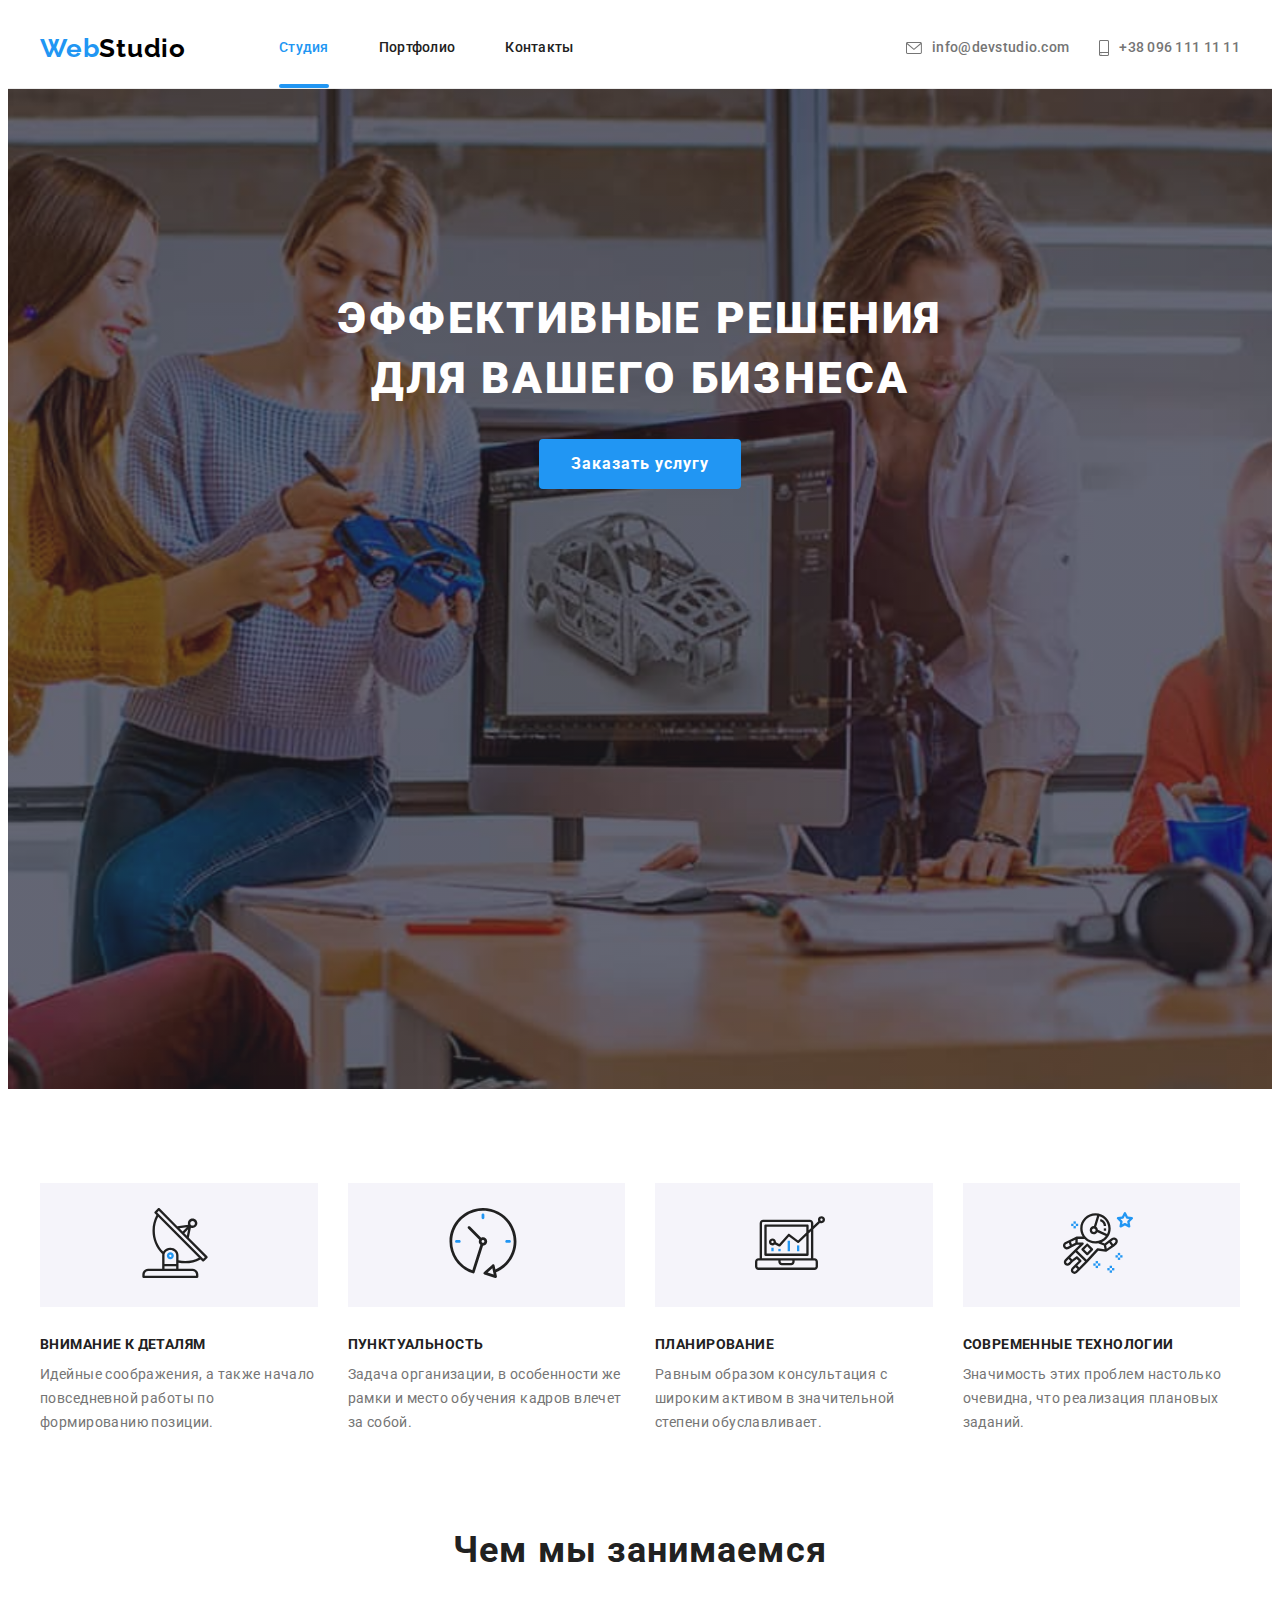
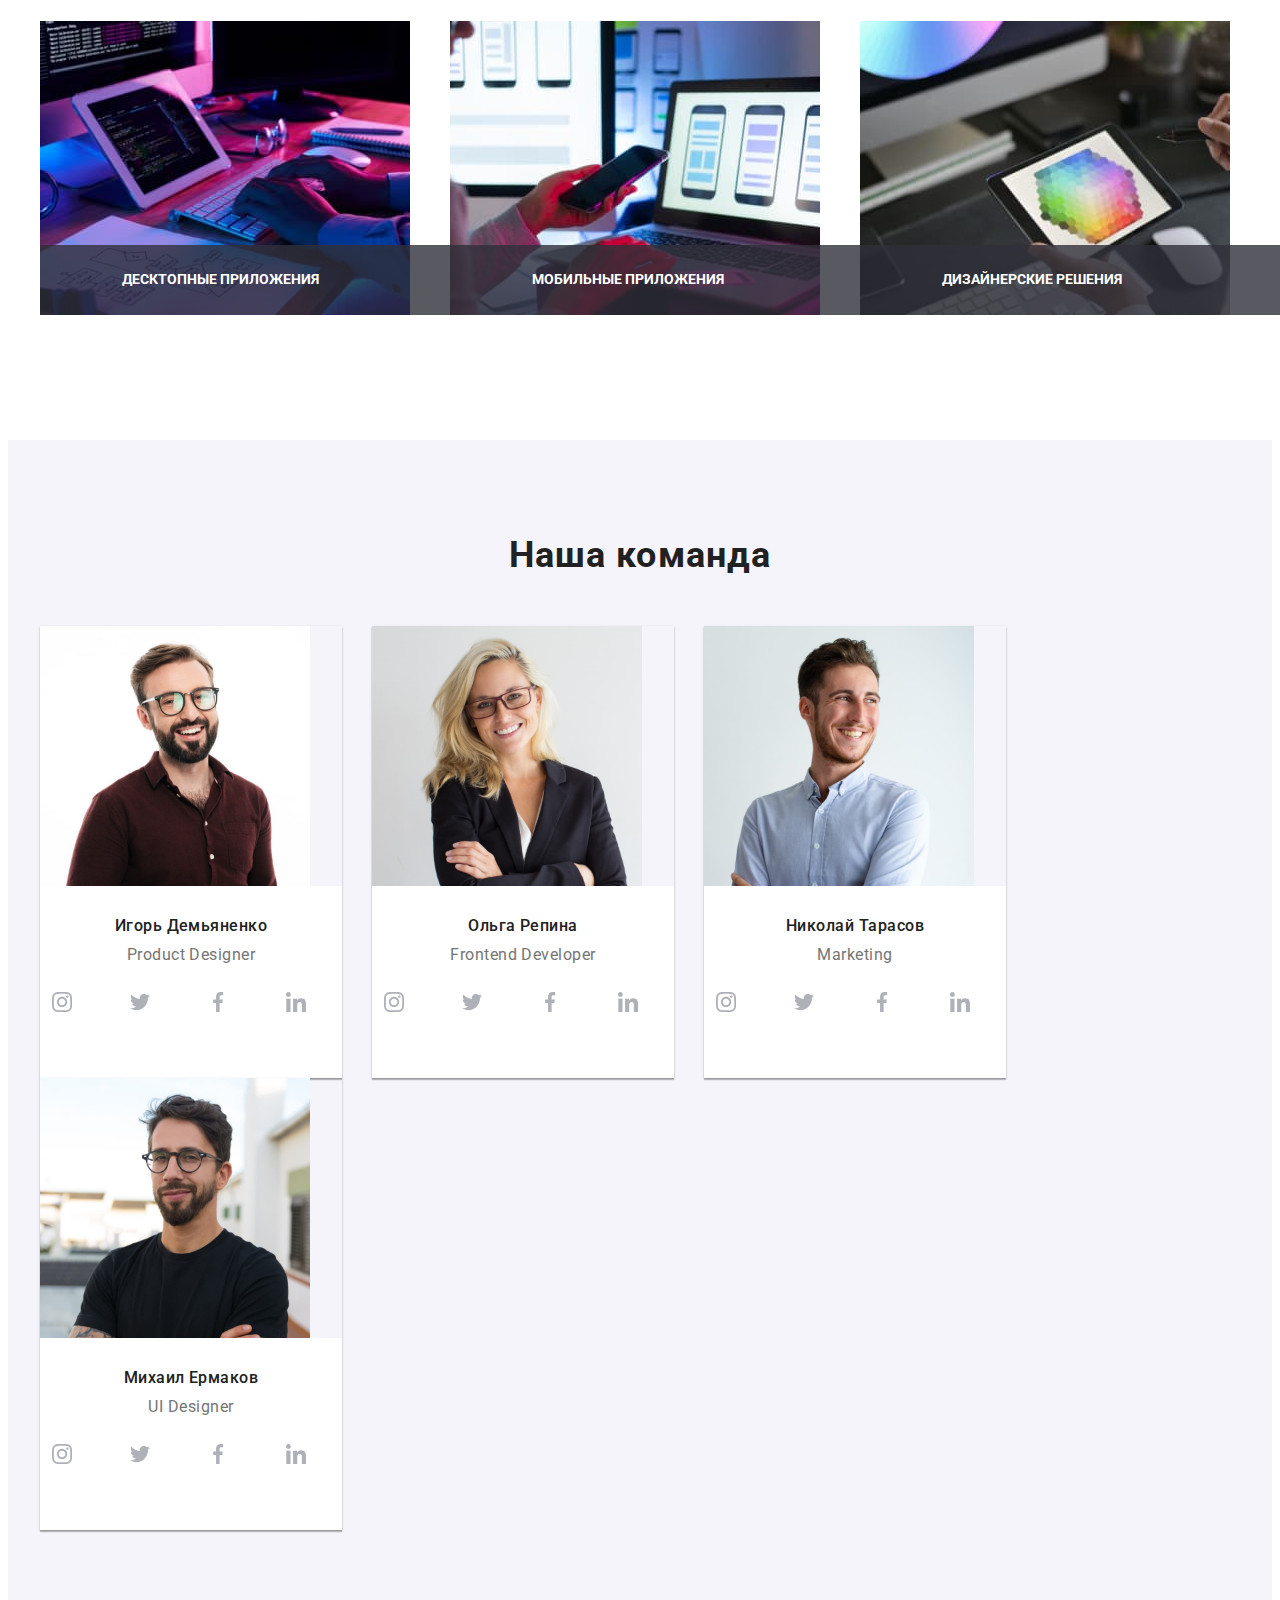
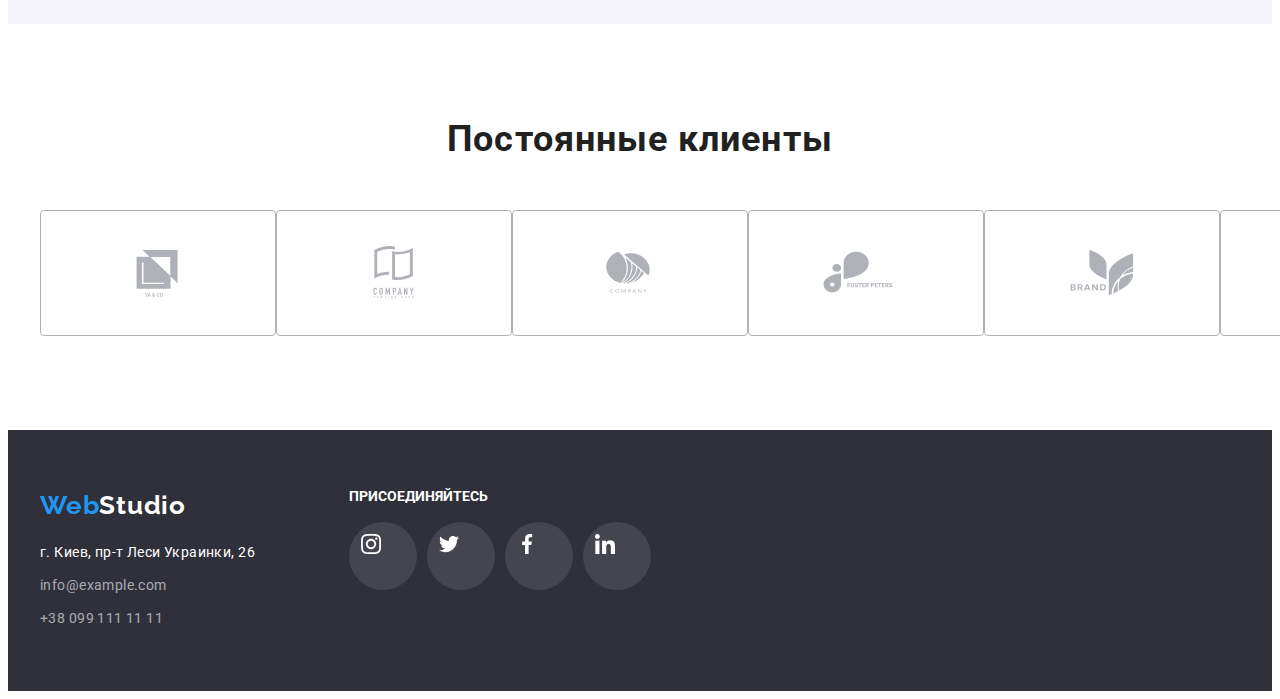
<file: index.html>
<!DOCTYPE html>
    <html lang="ru">
    <head>
        <meta charset="UTF-8">
        <meta http-equiv="X-UA-Compatible" content="IE=edge">
        <meta name="viewport" content="width=device-width, initial-scale=1.0">
        <title>WebStudio</title>
        <link rel="preconnect" href="https://fonts.gstatic.com">
        <link href="https://fonts.googleapis.com/css2?family=Raleway:wght@700&family=Roboto:wght@400;500;700;900&display=swap" rel="stylesheet">
        <link rel="stylesheet" href="https://cdnjs.cloudflare.com/ajax/libs/modern-normalize/0.2.0/modern-normalize.min.css" integrity="sha512-sqIVMkf5f8XGYI/UZYGs7wODxlUeoj9JknataPfUwtvrSKWMHrMXGZ7Evb6nabFYJQG15vFFyALe6r0nWCD1Ug==" crossorigin="anonymous" referrerpolicy="no-referrer" />
        <link rel="stylesheet" href="./css/styles.css">
        </head>
    <body>
        <!-- header -->
        <header class="header">
           <div class="container header-container">
            <nav class="nav">
                <a class="log-web link" lang="en" href="./">Web<span class="log-studio">Studio</span></a>
                <ul class="header-nav">
                    <li class="list header-nav-margin"><a class="link header-nav-list header-nav-active" href="./index.html">Студия</a></li>
                    <li class="list header-nav-margin"><a class="link header-nav-list header-nav-border" href="./portfolio.html">Портфолио</a></li>
                    <li class="list header-nav-margin"><a class="link header-nav-list header-nav-border" href="">Контакты</a></li>
                </ul>
                </nav>
            <ul class="header-adress">
                <li class="list header-adress-list">
                    <a class="link header-adress-link" lang="en" href="mailto:info@devstudio.com">
                        <svg class="mail-footer">
                            <use class="icon-mail-footer" href="./images/svg/symbol-defs.svg#icon-mail">
                            </use>
                        </svg>
                        info@devstudio.com</a>
                    </li>

                <li class="list header-adress-list">
                    <a class="link header-adress-link" href="tel:+380961111111">
                        <svg class="tel-footer">
                            <use class="icon-tel-footer" href="./images/svg/symbol-defs.svg#icon-smartphone">
                            </use>
                        </svg>
                        +38 096 111 11 11</a>
                    </li>
            </ul>
            </div>
        </header>
        <main>
        <!-- hero -->
        <section class="hero">
            <h1 class="hero-name">Эффективные решения<br>для вашего бизнеса</h1>
            <button class="hero-button" type="button">Заказать услугу</button>
        </section>
        <!-- adout us -->
        <section class="section about-us">
           <div class="container"> 
            <ul class="about-us-list">
                <li class="list">
                   <div class="bacground-about-us"> 
                        <svg class="about-us-antenna">
                            <use class="icon-antenna" href="./images/svg/symbol-defs.svg#icon-antenna">
                            </use>
                        </svg>
                    </div>
                    <h3 class="about-us-title">Внимание к деталям</h3>
                    <P>Идейные соображения, а также начало повседневной работы по формированию позиции.</P>                    
                </li>

                <li class="list">
                    <div class="bacground-about-us"> 
                        <svg class="about-us-antenna">
                            <use class="icon-antenna" href="./images/svg/symbol-defs.svg#icon-clock">
                            </use>
                        </svg>
                    </div>
                    <h3 class="about-us-title">Пунктуальность</h3>
                    <p>Задача организации, в особенности же рамки и место обучения кадров влечет за собой.</p>
                </li>

                <li class="list">
                    <div class="bacground-about-us"> 
                        <svg class="about-us-antenna">
                            <use class="icon-antenna" href="./images/svg/symbol-defs.svg#icon-diagram">
                            </use>
                        </svg>
                    </div>
                    <h3 class="about-us-title">Планирование</h3>
                    <p>Равным образом консультация с широким активом в значительной степени обуславливает.</p>
                </li>

                <li class="list">
                    <div class="bacground-about-us"> 
                        <svg class="about-us-antenna">
                            <use class="icon-antenna" href="./images/svg/symbol-defs.svg#icon-astronaut">
                            </use>
                        </svg>
                    </div>
                    <h3 class="about-us-title">Современные технологии</h3>
                    <p>Значимость этих проблем настолько очевидна, что реализация плановых заданий.</p>
                </li>
            </ul>
        </div>
        </section>
        <!-- our occupation -->
        <section class="section our-occupation">
            <div class="container">
            <h2 class="our-occupation-title">Чем мы занимаемся</h2>
            <ul class="our-ocupation-list">
                <li class="list our-occupation-card">
                    <article>
                    <img src="./images/zanyatiya/box1.jpg"
                    alt="Руки человека печатающие на клавиатуре за компьютерным столом"
                    width="370"
                    height="294">
                    <h3 class="our-ocupation-description">Десктопные приложения</h3>
                    </article>
                </li>

                <li class="list our-occupation-card">
                    <article>
                    <img src="./images/zanyatiya/box2.jpg"
                    alt="Руки человека держащие телефон, сидящий за компьютерным столом с ноутбуком"
                    width="370"
                    height="294">
                    </article>
                    <h3 class="our-ocupation-description">Мобильные приложения</h3>
                </li>

                <li class="list our-occupation-card">
                    <article>
                    <img src="./images/zanyatiya/box3.jpg"
                    alt="Человеческая рука держит планшет за компьютерным столом с компьютером"
                    width="370"
                    height="294">
                    </article>
                    <h3 class="our-ocupation-description">Дизайнерские решения</h3>
                </li>
            </ul>
            </div>
        </section>
        <!-- our team -->
        <section class="section our-team">
            <div class="container our-team-shadow">
            <h2 class="our-team-title">Наша команда</h2>
            <ul class="our-team-list">
                <li class="list our-team-element">
                    <img src="./images/command/igor-demyanenko.jpg"
                        alt="Фото Игоря Демьяненко"
                        width="270"
                        height="260">
                <div class="our-team-names">
                        <h3 class="team-name">Игорь Демьяненко</h3>
                        <p class="team-profession" lang="en">Product Designer</p>
                        
                            <ul class="list-social-networks">
                            <li class="list bacground-social-networks">
                               <a class="link icon-background" href="">
                                    <svg class="instagram">
                                        <use class="icon-instagram" href="./images/svg/symbol-defs.svg#icon-instagram">
                                        </use>
                                    </svg>
                                </a>
                            
                            </li>

                            <li class="list bacground-social-networks">
                                <a class="link icon-background" href="">
                                <svg class="twitter">
                                    <use class="icon-twitter" href="./images/svg/symbol-defs.svg#icon-twitter">
                                    </use>
                                </svg>
                                </a>
                            </li> 

                            <li class="list bacground-social-networks">
                                <a class="link icon-background" href="">
                                <svg class="facebook">
                                    <use class="icon-facebook" href="./images/svg/symbol-defs.svg#icon-facebook">
                                    </use>
                                </svg>
                                </a>
                            </li>

                            <li class="list bacground-social-networks">
                                <a class="link icon-background" href="">
                                <svg class="linkedin">
                                    <use class="icon-linkedin" href="./images/svg/symbol-defs.svg#icon-linkedin">
                                    </use>
                                </svg>
                                </a>
                            </li>
                        </ul>
                    </div>
                </li>

                <li class="list our-team-element">
                    <img src="./images/command/olga-repina.jpg"
                        alt="Фото Ольги Репиной"
                        width="270"
                        height="260">
                    <div class="our-team-names">
                        <h3 class="team-name">Ольга Репина</h3>
                        <p class="team-profession" lang="en">Frontend Developer</p>

                        <ul class="list-social-networks">
                            <li class="list bacground-social-networks">
                               <a class="link icon-background" href="">
                                    <svg class="instagram">
                                        <use class="icon-instagram" href="./images/svg/symbol-defs.svg#icon-instagram">
                                        </use>
                                    </svg>
                                </a>
                            
                            </li>

                            <li class="list bacground-social-networks">
                                <a class="link icon-background" href="">
                                <svg class="twitter">
                                    <use class="icon-twitter" href="./images/svg/symbol-defs.svg#icon-twitter">
                                    </use>
                                </svg>
                                </a>
                            </li> 

                            <li class="list bacground-social-networks">
                                <a class="link icon-background" href="">
                                <svg class="facebook">
                                    <use class="icon-facebook" href="./images/svg/symbol-defs.svg#icon-facebook">
                                    </use>
                                </svg>
                                </a>
                            </li>

                            <li class="list bacground-social-networks">
                                <a class="link icon-background" href="">
                                <svg class="linkedin">
                                    <use class="icon-linkedin" href="./images/svg/symbol-defs.svg#icon-linkedin">
                                    </use>
                                </svg>
                                </a>
                            </li>
                        </ul>

                    </div>
                </li>

                <li class="list our-team-element">
                    <img src="./images/command/nikolai-tarasov.jpg"
                        alt="Фото Николая Тарасова"
                        width="270"
                        height="260">
                    <div class="our-team-names">
                        <h3 class="team-name">Николай Тарасов</h3>
                        <p class="team-profession" lang="en">Marketing</p>

                        <ul class="list-social-networks">
                            <li class="list bacground-social-networks">
                               <a class="link icon-background" href="">
                                    <svg class="instagram">
                                        <use class="icon-instagram" href="./images/svg/symbol-defs.svg#icon-instagram">
                                        </use>
                                    </svg>
                                </a>
                            
                            </li>

                            <li class="list bacground-social-networks">
                                <a class="link icon-background" href="">
                                <svg class="twitter">
                                    <use class="icon-twitter" href="./images/svg/symbol-defs.svg#icon-twitter">
                                    </use>
                                </svg>
                                </a>
                            </li> 

                            <li class="list bacground-social-networks">
                                <a class="link icon-background" href="">
                                <svg class="facebook">
                                    <use class="icon-facebook" href="./images/svg/symbol-defs.svg#icon-facebook">
                                    </use>
                                </svg>
                                </a>
                            </li>

                            <li class="list bacground-social-networks">
                                <a class="link icon-background" href="">
                                <svg class="linkedin">
                                    <use class="icon-linkedin" href="./images/svg/symbol-defs.svg#icon-linkedin">
                                    </use>
                                </svg>
                                </a>
                            </li>
                        </ul>
                        
                    </div>
                </li>

                <li class="list our-team-element">
                    <img src="./images/command/mihail-ermakov.jpg"
                        alt="Фото Михаила Ермакова"
                        width="270"
                        height="260">
                    <div class="our-team-names">
                        <h3 class="team-name">Михаил Ермаков</h3>
                        <p class="team-profession" lang="en">UI Designer</p>

                        <ul class="list-social-networks">
                            <li class="list bacground-social-networks">
                               <a class="link icon-background" href="">
                                    <svg class="instagram">
                                        <use class="icon-instagram" href="./images/svg/symbol-defs.svg#icon-instagram">
                                        </use>
                                    </svg>
                                </a>
                            
                            </li>

                            <li class="list bacground-social-networks">
                                <a class="link icon-background" href="">
                                <svg class="twitter">
                                    <use class="icon-twitter" href="./images/svg/symbol-defs.svg#icon-twitter">
                                    </use>
                                </svg>
                                </a>
                            </li> 

                            <li class="list bacground-social-networks">
                                <a class="link icon-background" href="">
                                <svg class="facebook">
                                    <use class="icon-facebook" href="./images/svg/symbol-defs.svg#icon-facebook">
                                    </use>
                                </svg>
                                </a>
                            </li>

                            <li class="list bacground-social-networks">
                                <a class="link icon-background" href="">
                                <svg class="linkedin">
                                    <use class="icon-linkedin" href="./images/svg/symbol-defs.svg#icon-linkedin">
                                    </use>
                                </svg>
                                </a>
                            </li>
                        </ul>

                    </div>
                </li>
              </ul>
            </div>
        </section>
        <!-- regular clients -->
        <section class="section">
            <div class="container">
                <h2 class="regular-clients-title">Постоянные клиенты</h2>
                
                <ul class="regular-clients-ul">
                    <li class="list regular-clients-list">
                        <a href="" class="link regular-clients">
                            <svg class="regular-clients-logo" width="41px" height="46.7px">
                                <use href="./images/svg/symbol-defs.svg#icon-logo-ya-end-co">
                                </use>
                            </svg>
                        </a>
                    </li>

                    <li class="list regular-clients-list">
                        <a href="" class="link regular-clients">
                            <svg class="regular-clients-logo" width="40px" height="52px">
                                <use href="./images/svg/symbol-defs.svg#icon-logo-tagline-here">
                                </use>
                            </svg>
                        </a>
                    </li>

                    <li class="list regular-clients-list">
                        <a href="" class="link regular-clients">
                            <svg class="regular-clients-logo"  width="43.5px" height="41.2px">
                                <use href="./images/svg/symbol-defs.svg#icon-logo-company">
                                </use>
                            </svg>
                        </a>
                    </li>

                    <li class="list regular-clients-list">
                        <a href="" class="link regular-clients">
                            <svg class="regular-clients-logo" width="84.4px" height="40.6px">
                                <use href="./images/svg/symbol-defs.svg#icon-logo-foster-peters">
                                </use>
                            </svg>
                        </a>
                    </li>

                    <li class="list regular-clients-list">
                        <a href="" class="link regular-clients">
                            <svg class="regular-clients-logo" width="62.5px" height="45.4px">
                                <use href="./images/svg/symbol-defs.svg#icon-logo-brand">
                                </use>
                            </svg>
                        </a>
                    </li>

                    <li class="list regular-clients-list">
                        <a href="" class="link regular-clients">
                            <svg class="regular-clients-logo" width="93.8px" height="43.9px">
                                <use href="./images/svg/symbol-defs.svg#icon-logo-tag-line">
                                </use>
                            </svg>
                        </a>
                    </li>
                    
                </ul>

            </div>
        </section>
    </main>
    <!-- footer -->
<footer class="footer">
    <div class="container footer-container">
        
        <ul>
            <li class="list">
                <a lang="en" class="log-web link" href="./">Web<span class="footer-log-studio">Studio</span></a>
                <address>
                <a class="adress-phisical link" href="https://www.google.com.ua/maps/place/%D0%B1%D1%83%D0%BB.+%D0%9B%D0%B5%D1%81%D0%B8+%D0%A3%D0%BA%D1%80%D0%B0%D0%B8%D0%BD%D0%BA%D0%B8,+26,+%D0%9A%D0%B8%D0%B5%D0%B2,+02000/@50.4262032,30.5379608,17z/data=!4m5!3m4!1s0x40d4cf0e033ecbe9:0x57a4dffefec77da0!8m2!3d50.4265807!4d30.5383858"
                target="_blank" rel="noopener norefferer">
                г. Киев, пр-т Леси Украинки, 26
                </a>
            </address>
            </li>

            <li class="list"><a class="adress-mail link" href="mailto:info@example.com">info@example.com</a>
            </li>

            <li class="list"><a class="adress-tel link" href="tel:+380991111111">+38 099 111 11 11</a>
            </li>
        </ul>
    
        <!-- footer social list -->

        <div class="footer-social-list">
            <h3 class="footer-social-name">Присоединяйтесь</h3>
            <ul class="footer-list-social-networks">
                <li class="list footer-bacground-social-networks">
                    <a class="link footer-icon-background" href="">
                        <svg class="instagram-footer">
                        <use class="icon-instagram" href="./images/svg/symbol-defs.svg#icon-instagram">
                        </use>
                    </svg>
                    </a>
                </li>

                <li class="list footer-bacground-social-networks">
                    <a class="link footer-icon-background" href="">
                    <svg class="twitter-footer">
                        <use class="icon-twitter" href="./images/svg/symbol-defs.svg#icon-twitter">
                        </use>
                    </svg>
                    </a>
                </li> 

                <li class="list footer-bacground-social-networks">
                    <a class="link footer-icon-background" href="">
                        <svg class="facebook-footer">
                        <use class="icon-facebook" href="./images/svg/symbol-defs.svg#icon-facebook">
                        </use>
                        </svg>
                    </a>
                </li>

                <li class="list footer-bacground-social-networks">
                    <a class="link footer-icon-background" href="">
                        <svg class="linkedin-footer">
                        <use class="icon-linkedin" href="./images/svg/symbol-defs.svg#icon-linkedin">
                        </use>
                    </svg>
                    </a>
                </li>
            </ul>
        </div>
        
    </div>
</footer>
</body>
</html>
</file>
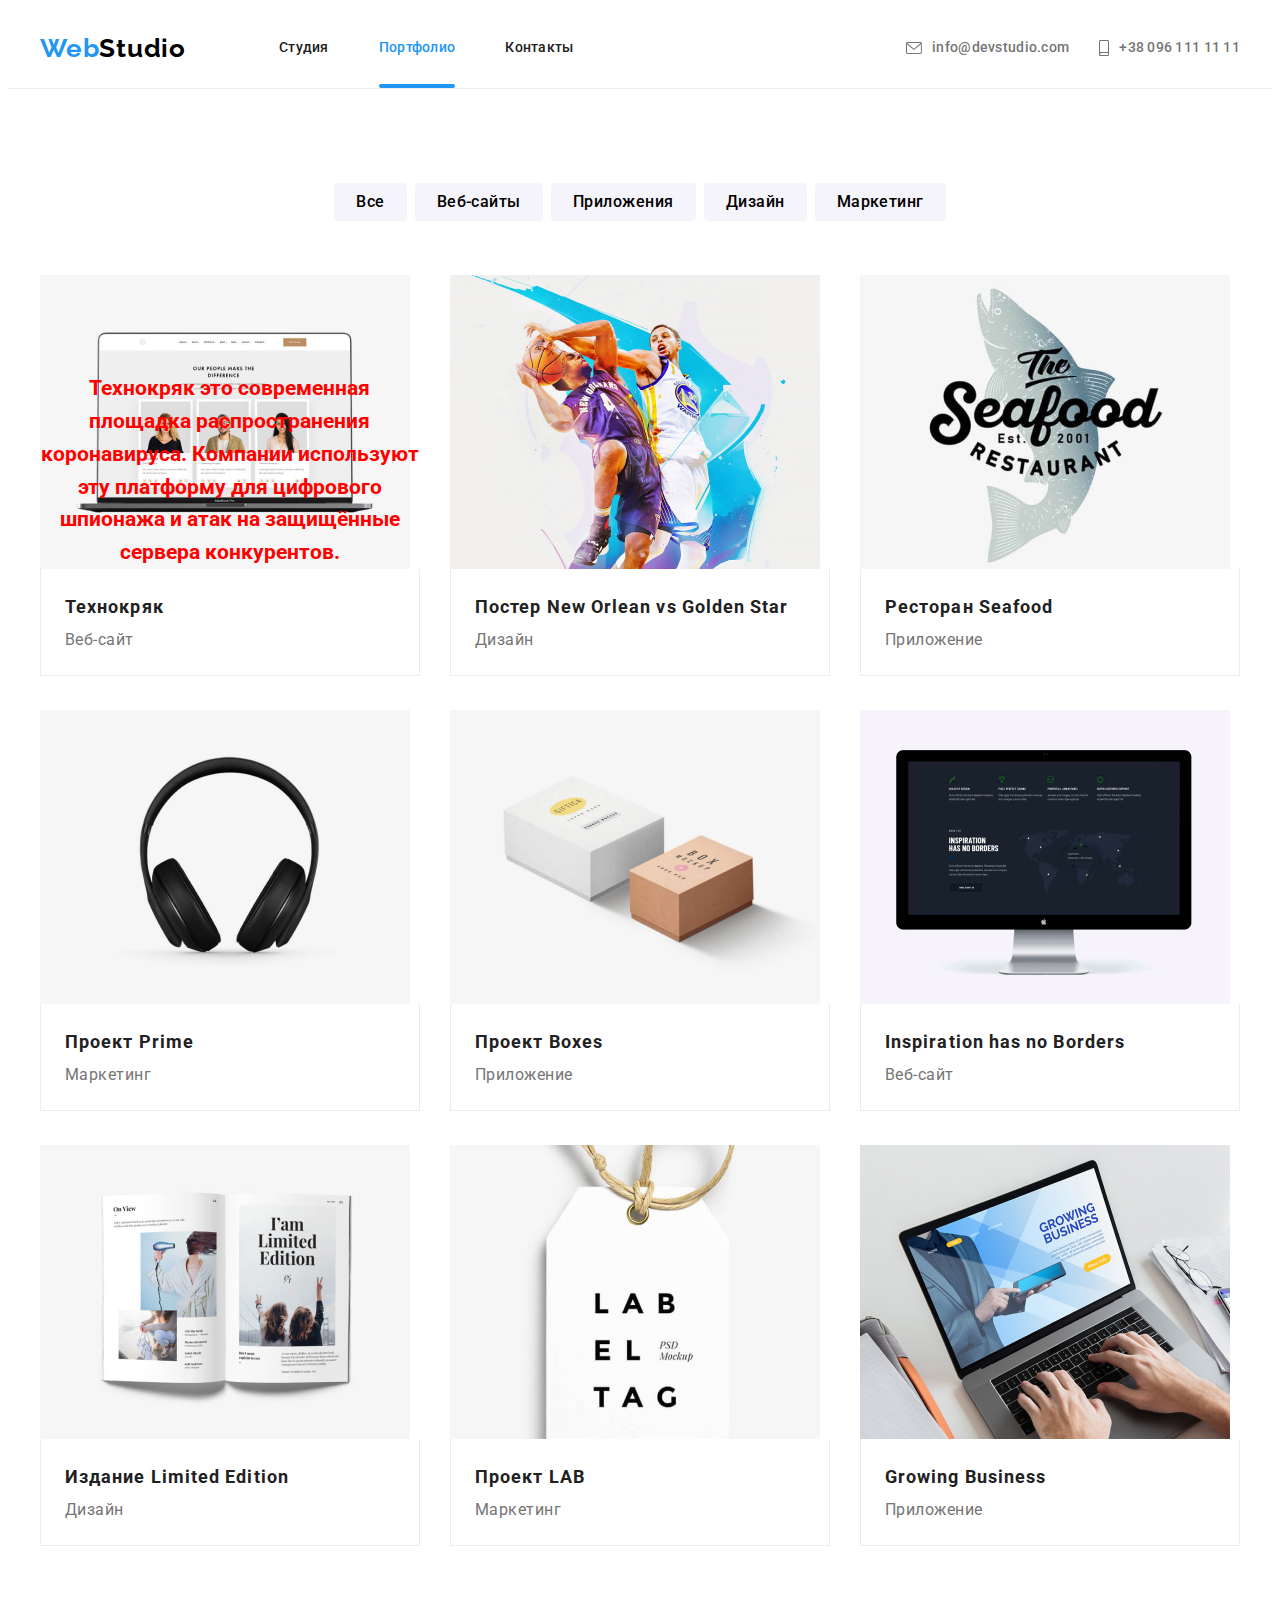
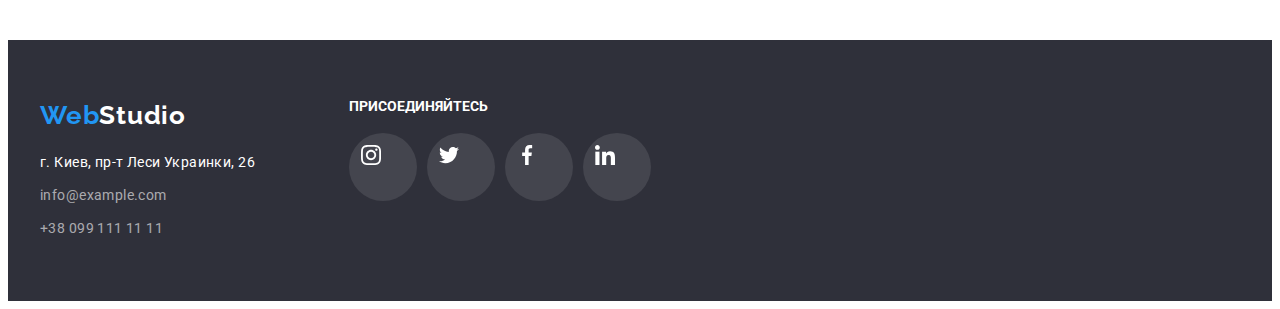
<file: portfolio.html>
<!DOCTYPE html>
    <html lang="ru">
    <head>
        <meta charset="UTF-8">
        <meta http-equiv="X-UA-Compatible" content="IE=edge">
        <meta name="viewport" content="width=device-width, initial-scale=1.0">
        <title>WebStudio</title>
        <link rel="preconnect" href="https://fonts.gstatic.com">
        <link href="https://fonts.googleapis.com/css2?family=Raleway:wght@700&family=Roboto:wght@400;500;700;900&display=swap" rel="stylesheet">
        <link rel="stylesheet" href="https://cdnjs.cloudflare.com/ajax/libs/modern-normalize/0.2.0/modern-normalize.min.css" integrity="sha512-sqIVMkf5f8XGYI/UZYGs7wODxlUeoj9JknataPfUwtvrSKWMHrMXGZ7Evb6nabFYJQG15vFFyALe6r0nWCD1Ug==" crossorigin="anonymous" referrerpolicy="no-referrer" />
        <link rel="stylesheet" href="./css/styles.css">
        </head>
<body>
    <!-- header -->
    <header class="header">
        <div class="container header-container">
         <nav class="nav">
             <a class="log-web link" lang="en" href="./">Web<span class="log-studio">Studio</span></a>
             <ul class="header-nav">
                 <li class="list header-nav-margin"><a class="link header-nav-list header-nav-border" href="./index.html">Студия</a></li>
                 <li class="list header-nav-margin"><a class="link header-nav-list header-nav-active" href="./portfolio.html">Портфолио</a></li>
                 <li class="list header-nav-margin"><a class="link header-nav-list header-nav-border" href="">Контакты</a></li>
             </ul>
             </nav>
         <ul class="header-adress">
             <li class="list header-adress-list">
                 <a class="link header-adress-link" lang="en" href="mailto:info@devstudio.com">
                     <svg class="mail-footer">
                         <use class="icon-mail-footer" href="./images/svg/symbol-defs.svg#icon-mail">
                         </use>
                     </svg>
                     info@devstudio.com</a>
                 </li>

             <li class="list header-adress-list">
                 <a class="link header-adress-link" href="tel:+380961111111">
                     <svg class="tel-footer">
                         <use class="icon-tel-footer" href="./images/svg/symbol-defs.svg#icon-smartphone">
                         </use>
                     </svg>
                     +38 096 111 11 11</a>
                 </li>
         </ul>
         </div>
     </header>
    <main>
        <section class="section portfolio-section">
            <div class="container">
                <h1 class="portfolio-title">Портфолио</h1>
            <!-- photo filter -->
                <ul class="portfolio-list">
                    <li class="list">
                        <button class="filter-batton" type="button">Все</button>
                    </li>

                    <li class="list">
                        <button class="filter-batton" type="button">Веб-сайты</button>
                    </li>

                    <li class="list">
                        <button class="filter-batton" type="button">Приложения</button>
                    </li>

                    <li class="list">
                        <button class="filter-batton" type="button">Дизайн</button>
                    </li>

                    <li class="list">
                        <button class="filter-batton" type="button">Маркетинг</button>
                    </li>
                </ul>
    <!-- photo list -->
        <ul class="photo-list">
            <li class="list shadow-list">
                <a class="link" href="">
                    <div class="photo-list-card">
                        <img src="./images/portfolio/tehnokryak.jpg"
                        alt="Фотографии людей"
                        width="370"
                        height="294">
                        <div class="photo-list-text">
                        <h3>Технокряк это современная площадка распространения коронавируса. Компании используют эту платформу для цифрового шпионажа и атак на защищённые сервера конкурентов.</h3>
                        </div>
                    </div>
                    
                    <div class="photo-list-description">
                        <h2>Технокряк</h2>
                        <p>Веб-сайт</p>
                    </div>
                </a>
            </li>

            <li class="list shadow-list">
                <a class="link" href="">
                    <img src="./images/portfolio/new-orlean.jpg"
                        alt="Фотографии двух баскетболистов с мячем"
                        width="370"
                        height="294">
                    <div class="photo-list-description">
                        <h2 lang="en">Постер New Orlean vs Golden Star</h2>
                        <p>Дизайн</p>
                    </div>
                </a>
            </li>

            <li class="list shadow-list">
                <a class="link" href="">
                    <img src="./images/portfolio/seafood.jpg"
                        alt="Фотография логотипа ресторана в виде рыбы"
                        width="370"
                        height="294">
                    <div class="photo-list-description">
                        <h2 lang="en">Ресторан Seafood</h2>
                        <p>Приложение</p>
                    </div>
                </a>
            </li>

            <li class="list shadow-list">
                <a class="link" href="">
                    <img src="./images/portfolio/prime.jpg"
                        alt="Фотография наушников"
                        width="370"
                        height="294">
                    <div class="photo-list-description">
                        <h2 lang="en">Проект Prime</h2>
                        <p>Маркетинг</p>
                    </div>
                </a>
            </li>

            <li class="list shadow-list">
                <a class="link" href="">
                    <img src="./images/portfolio/boxes.jpg"
                        alt="Фотография коробочек"
                        width="370"
                        height="294">
                    <div class="photo-list-description">
                        <h2 lang="en">Проект Boxes</h2>
                        <p>Приложение</p>
                    </div>
                </a>
            </li>

            <li class="list shadow-list">
                <a class="link" href="">
                    <img src="./images/portfolio/inspiration.jpg"
                        alt="Фотография компьютерного монитора"
                        width="370"
                        height="294">
                    <div class="photo-list-description">
                        <h2 lang="en">Inspiration has no Borders</h2>
                        <p>Веб-сайт</p>
                    </div>
                </a>
            </li>

            <li class="list shadow-list">
                <a class="link" href="">
                    <img src="./images/portfolio/limited-edition.jpg"
                        alt="Фотография разворота книги"
                        width="370"
                        height="294">
                    <div class="photo-list-description">
                        <h2 lang="en">Издание Limited Edition</h2>
                        <p>Дизайн</p>
                    </div>
                </a>
            </li>

            <li class="list shadow-list">
                <a class="link" href="">
                    <img src="./images/portfolio/lab.jpg"
                        alt="Фотография лейбы"
                        width="370"
                        height="294">
                    <div class="photo-list-description">
                        <h2 lang="en">Проект LAB</h2>
                        <p>Маркетинг</p>
                    </div>
                </a>
            </li>

            <li class="list shadow-list">
                <a class="link" href="">
                    <img src="./images/portfolio/growing-business.jpg"
                        alt="Фотография руки печатающей на нетбуке"
                        width="370"
                        height="294">
                    <div class="photo-list-description">
                        <h2 lang="en">Growing Business</h2>
                        <p>Приложение</p>
                    </div>
                </a>
            </li>
            
        </ul>
    </div> 
    </section>
    </main>
<!-- footer -->
<footer class="footer">
    <div class="container footer-container">
        
        <ul>
            <li class="list">
                <a lang="en" class="log-web link" href="./">Web<span class="footer-log-studio">Studio</span></a>
                <address>
                <a class="adress-phisical link" href="https://www.google.com.ua/maps/place/%D0%B1%D1%83%D0%BB.+%D0%9B%D0%B5%D1%81%D0%B8+%D0%A3%D0%BA%D1%80%D0%B0%D0%B8%D0%BD%D0%BA%D0%B8,+26,+%D0%9A%D0%B8%D0%B5%D0%B2,+02000/@50.4262032,30.5379608,17z/data=!4m5!3m4!1s0x40d4cf0e033ecbe9:0x57a4dffefec77da0!8m2!3d50.4265807!4d30.5383858"
                target="_blank" rel="noopener norefferer">
                г. Киев, пр-т Леси Украинки, 26
                </a>
            </address>
            </li>

            <li class="list"><a class="adress-mail link" href="mailto:info@example.com">info@example.com</a>
            </li>

            <li class="list"><a class="adress-tel link" href="tel:+380991111111">+38 099 111 11 11</a>
            </li>
        </ul>
    
        <!-- footer social list -->

        <div class="footer-social-list">
            <h3 class="footer-social-name">Присоединяйтесь</h3>
            <ul class="footer-list-social-networks">
                <li class="list footer-bacground-social-networks">
                    <a class="link footer-icon-background" href="">
                        <svg class="instagram-footer">
                        <use class="icon-instagram" href="./images/svg/symbol-defs.svg#icon-instagram">
                        </use>
                    </svg>
                    </a>
                </li>

                <li class="list footer-bacground-social-networks">
                    <a class="link footer-icon-background" href="">
                    <svg class="twitter-footer">
                        <use class="icon-twitter" href="./images/svg/symbol-defs.svg#icon-twitter">
                        </use>
                    </svg>
                    </a>
                </li> 

                <li class="list footer-bacground-social-networks">
                    <a class="link footer-icon-background" href="">
                        <svg class="facebook-footer">
                        <use class="icon-facebook" href="./images/svg/symbol-defs.svg#icon-facebook">
                        </use>
                        </svg>
                    </a>
                </li>

                <li class="list footer-bacground-social-networks">
                    <a class="link footer-icon-background" href="">
                        <svg class="linkedin-footer">
                        <use class="icon-linkedin" href="./images/svg/symbol-defs.svg#icon-linkedin">
                        </use>
                    </svg>
                    </a>
                </li>
            </ul>
        </div>
        
    </div>
</footer>
</body>
</html>
</file>
<file: css/styles.css>
/* =====================================index.html===================================== */
:root {
    --accent-color: #2196F3;
    --title-color: #212121;
    --about-us-card-gap: 30px;
    --icon-fill: #757575;
}
body {
    color: #757575;
    font-family: Roboto, sans-serif;
}
.container {
    margin-left: auto;
    margin-right: auto;
    width: 1200px;
    padding-left: 15px;
    padding-right: 15px;
   
}
.list {
    list-style: none;
}
.link {
    text-decoration: none;
    
}
img {
    display: block;
    max-width: 100%;
    height: auto;
}
.section {
    padding-top: 94px;
    padding-bottom: 94px;
   
}
/* Сброс отступов между элементами */
h1,
h2,
h3,
h4,
h5,
h6,
p {
    margin-top: 0;
    margin-bottom: 0;
    
}
ul,
ol {
    margin-top: 0;
    margin-bottom: 0;
    padding-left: 0;
}
/* =======================header======================= */
.header {
    border-bottom: 1px solid #ECECEC;
}
.header-container {
    display: flex;
    align-items: center;
} 

/* log */
.log-web {
    color:var(--accent-color);
    font-family: Raleway, sans-serif;
    font-weight: 700;
    font-size: 26px;
    line-height: 1.19;
    letter-spacing: 0.03em;
    margin-right: 93px;
}
.log-studio {
    color: #000000;    
}
/* nav */
.nav {
    display: flex;
    align-items: center;
}
.header-nav {
    display: flex;
    align-items: center;
}
.header-nav-list {


display: flex;
padding-top: 32px;
padding-bottom: 32px;

color:var(--title-color);
font-family: Roboto, sans-serif;
font-weight: 500;
font-size: 14px;
line-height: 1.14;
letter-spacing: 0.02em;
} 
.header-nav-margin:not(:last-child) {
    margin-right: 50px;
    
}
.header-nav-list:hover,
.header-nav-list:focus{
    color:var(--accent-color);  
}
.header-nav-border {
    position: relative;
}
.header-nav-border::after {
    content: '';

    position: absolute;
    display: block;
    width: 100%;
    height: 4px;
 
    bottom: 0;
    width: 100%;
    background-color: #2196F3;
    border-radius: 2px;
    
    transform: scaleX(0);
    transition: transform 250ms cubic-bezier(0.4, 0, 0.2, 1);
}
.header-nav-border:hover::after,
.header-nav-border:focus::after {
    transform: scaleX(1);
}
.header-nav-active {
    position: relative;
    color: #2196F3;
}
.header-nav-active::after {
    content: '';

    position: absolute;
    display: block;
    width: 100%;
    height: 4px;
 
    bottom: 0;
    width: 100%;
    background-color: #2196F3;
    border-radius: 2px;
    
   
    
}

/* header-adress */
.header-adress {
    display: flex;
    align-items: center;
    margin-left: auto;
}

.header-adress-list {
    display: flex;
}
.header-adress-link{
    display: flex;
    align-items: center;
    color:#757575;
    font-family: Roboto, sans-serif;
    font-weight: 500;
    font-size: 14px;
    line-height: 1.14;
    letter-spacing: 0.02em;
    transition: color 250ms cubic-bezier(0.4, 0, 0.2, 1);
}
.header-adress-list:not(:last-child) {
    margin-right: 30px;
}
.mail-footer{
    height: 12px;
    width: 16px;
    fill:var(--icon-fill);
    margin-right: 10px;
    transition: fill 250ms cubic-bezier(0.4, 0, 0.2, 1);
}
.tel-footer{
    height: 16px;
    width: 10px;
    fill:var(--icon-fill);
    margin-right: 10px;
    transition: fill 250ms cubic-bezier(0.4, 0, 0.2, 1);
}
.header-adress-link:hover,
.header-adress-link:focus
{
    color:var(--accent-color);
} 
.header-adress-link:hover .mail-footer,
.header-adress-link:focus .mail-footer,
.header-adress-link:hover .tel-footer,
.header-adress-link:focus .tel-footer
{
    fill:var(--accent-color);
    
}


/* =======================hero======================= */
.hero {
    padding-top: 200px;
    padding-bottom: 200px;

    background-color: rgba(47, 48, 58, 0.4);
    background-image: linear-gradient(to right, rgba(47, 48, 58, 0.4),rgba(47, 48, 58, 0.4)), url(../images/hero/hero-background.jpg);
    background-repeat: no-repeat;

    margin-right: auto;
    margin-left: auto;
    height: 600px;
    max-width: 1600px;
    background-position: center;
    background-size: cover;
}

.hero-name {
    color: white;
    font-family: Roboto, sans-serif;
    font-weight: 900;
    font-size: 44px;
    line-height: 1.36;
    text-align: center;
    letter-spacing: 0.06em;
    text-transform: uppercase;
    margin-bottom: 30px;
}
.hero-button {
    color: white;
    background-color:var(--accent-color);
    cursor: pointer;
    font-family: Roboto, sans-serif;
    font-weight: 700;
    font-size: 16px;
    line-height: 1.88;
    display: flex;
    align-items: center; 
    text-align: center;
    letter-spacing: 0.06em;
    margin: 0 auto;
    border-radius: 4px;
    padding: 10px 32px;
    border: 0px solid transparent;
    transition: background-color 250ms cubic-bezier(0.4, 0, 0.2, 1);
}
.hero-button:hover, 
.hero-button:focus{
    background-color:#188CE8;
}

/* adout us */
.about-us-list {
   display: flex; 
   flex-wrap: wrap;
     
} 
.about-us-list > .list {
    flex-basis: calc((100% - 90px) /4 );
    
}
.about-us-list > .list:not(:first-child) {
    margin-left: var(--about-us-card-gap); 
 } 
 
.about-us-title {
    color:var(--title-color);
    font-family: Roboto, sans-serif;
    font-weight: 700;
    font-size: 14px;
    line-height: 1.14;
    letter-spacing: 0.03em;
    text-transform: uppercase;
}
.about-us p {
    font-family: Roboto, sans-serif;
    font-size: 14px;
    line-height: 1.71;
    letter-spacing: 0.03em;
    margin-top: 10px;
    
}
.bacground-about-us {
    padding: 25px 100px;
    background-color: #F5F4FA;
    margin-bottom: 30px;
}
.about-us-antenna {
    height: 70px;
    width: 70px;
    
   
}
.icon-antenna {
    height: 70px;
    width: 70px;
}
/* our occupation */
.our-occupation {
 padding-top: 0;   
}
.our-occupation-title{
    color:var(--title-color);
    font-family: Roboto, sans-serif;
    font-weight: 700;
    font-size: 36px;
    line-height: 1.17;
    text-align: center;
    letter-spacing: 0.03em;
    margin-bottom: 50px;
}
.our-ocupation-list {
    display: flex;
    margin-right: -30px;
    
}
.our-ocupation-list .list {
    margin-right: 30px;
    margin-bottom: 31px;
    flex-basis: calc((100% - 90px) / 3);
}
.our-occupation-card {
    position: relative;
}
.our-ocupation-description {
    position: absolute;
    bottom: 0;
    width: 100%;
    
    font-family: Roboto, sans-serif;
    font-weight: 700;
    font-size: 14px;
    line-height: 1.14;
    text-transform: uppercase;
    padding: 27px 82px;
    background: rgba(47, 48, 58, 0.8);
    color: white;

    

}
/* our team */

.our-team {
    background-color: #F5F4FA;
}
.section-our-team {
   
      
} 
.our-team-title,
.regular-clients-title {
    margin-bottom: 50px;
    color:var(--title-color); 
    font-family: Roboto, sans-serif;
    font-weight: 700;
    font-size: 36px;
    line-height: 1.17;
    text-align: center;
    letter-spacing: 0.03em; 
}
.team-name{
    color:var(--title-color);
    font-family: Roboto, sans-serif;
    font-weight: 500;
    font-size: 16px;
    line-height: 1.19;
    text-align: center;
    letter-spacing: 0.03em;
   
    
}
.team-profession {
    font-family: Roboto, sans-serif;
    font-size: 16px;
    line-height: 1.19;
    text-align: center;
    letter-spacing: 0.03em;
    margin-top: 10px;
    margin-bottom: 16px;
}
.our-team-list {
    display: flex;
    align-items: center;
   
   
    margin-right: -30px;
    flex-wrap: wrap;
}
.our-team-element:not(:last-child) {
    margin-right: 30px;
    flex-basis: calc ((100% - 120px) / 4);
}
.our-team-element {
    box-shadow: 0px 2px 1px 0px rgba(0, 0, 0, 0.2),
                0px 1px 1px 0px rgba(0, 0, 0, 0.14),
                0px 1px 3px 0px rgba(0, 0, 0, 0.12);
}
.our-team-names {
    padding-top: 30px;
    padding-bottom: 30px;
    background-color: white;
    
}
/* list social networks */


.list-social-networks {
    
    display: flex;
    justify-content: center; 
    align-items: center;
}
.bacground-social-networks {
    display: flex;
    justify-content: space-around;
}
.instagram,
.twitter,
.facebook,
.linkedin {
    height: 20px;
    width: 20px;
}
.icon-background{
    width: 44px;
    height: 44px;
    padding: 12px;
    border-radius: 50%;
    align-items: center;
    fill: #afb1b8;
    transition: fill 250ms cubic-bezier(0.4, 0, 0.2, 1),
    background-color 250ms cubic-bezier(0.4, 0, 0.2, 1);;
   
}
.bacground-social-networks:not(:last-child) {
    margin-right: 10px;
}

.icon-background:hover,
.icon-background:focus{
    width: 44px;
    height: 44px;
    background-color: #2196F3;
    border-radius: 50%;
    fill: white;
    
}

/* regular clients */
.regular-clients-ul {
    display: flex;
    justify-content: space-between;
    align-items: center;
    
}
.regular-clients-list {
    display: flex;
   
    width: 170px;
    height: 92px;
    padding: 16px 32px;
    border-top: 1px solid rgba(175, 177, 184, 1);
    border-right: 1px solid rgba(175, 177, 184, 1);
    border-bottom: 1px solid rgba(175, 177, 184, 1);
    border-left: 1px solid rgba(175, 177, 184, 1);
    border-radius: 4px;
    align-items:center;
    justify-content: center;
    
}
.regular-clients {
    display: flex;
    width: 170px;
    height: 92px;
    align-items: center;
    justify-content: center;
        
}
.regular-clients-logo {
    width: 170px;
    height: 60px;
    fill: #afb1b8;
    transition: fill 250ms cubic-bezier(0.4, 0, 0.2, 1);
    
}

.regular-clients:hover {
    
    border-top: 1px solid #2196F3;
    border-right: 1px solid #2196F3;
    border-bottom: 1px solid #2196F3;
    border-left: 1px solid #2196F3;
    border-radius: 4px;
    fill: #2196F3;
    
    

}
.regular-clients:hover .regular-clients-logo,
.regular-clients:focus .regular-clients-logo {
    fill: #2196F3;
}







/* =======================footer======================= */
.footer {
    background-color: #2F303A;
    padding-top: 60px;
    padding-bottom: 60px;
    display: flex;
    
}
.footer-container {
    display: flex;
}




.footer-log-studio {
    color: #FFFFFF;
    font-family: Raleway, sans-serif;
    font-weight: 700;
    font-size: 26px;
    line-height: 1.19;
    letter-spacing: 0.03em;
}
.adress-phisical {
    display: block;
    color: #FFFFFF;
    font-family: Roboto, sans-serif;
    font-style: normal;
    font-weight: 400;
    font-size: 14px;
    line-height: 1.71;
    letter-spacing: 0.03em;
    margin-top: 20px;
    transition: color 250ms cubic-bezier(0.4, 0, 0.2, 1);
}
.adress-phisical:hover,
.adress-phisical:focus {
    color:var(--accent-color);
}
.adress-mail,
.adress-tel {
    display: block;
    color: rgba(255, 255, 255, 0.6);
    font-family: Roboto, sans-serif;
    font-style: normal;
    font-weight: 400;
    font-size: 14px;
    line-height: 1.71;
    letter-spacing: 0.03em;
    margin-top: 9px;
    transition: color 250ms cubic-bezier(0.4, 0, 0.2, 1);
}
.adress-mail:hover,
.adress-mail:focus {
    color:var(--accent-color);
}
.adress-tel:hover,
.adress-tel:focus {
    color:var(--accent-color);
}
.footer-social-list {
    margin-left: 70px;
}
.footer-social-name {
    color: white;
    font-family: Roboto, sans-serif;
    font-weight: 700;
    font-size: 14px;
    line-height: 0.88;
    text-transform: uppercase;
    margin-bottom: 20px;
}
.footer-list-social-networks {
    display: flex;
    align-items: center;
    justify-content: center;
}
.footer-bacground-social-networks {
    display: flex;
    justify-content: space-around;
}

.footer-icon-background{
    width: 44px;
    height: 44px;
    padding: 12px;
    border-radius: 50%;
    fill: white;
    background-color: rgba(255, 255, 255, 0.1);
    transition: background-color 250ms cubic-bezier(0.4, 0, 0.2, 1);
    
}
.footer-bacground-social-networks:not(:last-child) {
    margin-right: 10px;
}

.footer-icon-background:hover,
.footer-icon-background:focus{
    width: 44px;
    height: 44px;
    background-color: #2196F3;
    border-radius: 50%;
    fill: white;
    
}
.footer-social-link {
    display: flex;
}
.instagram-footer,
.twitter-footer,
.facebook-footer,
.linkedin-footer {
    fill: white;
    height: 20px;
    width: 20px;
}


/* =====================================portfolio.html===================================== */
/* photo filter */

.portfolio-list {
    display: flex;
    justify-content: center;
    padding-bottom: 50px;

}
.portfolio-title {
    display: none;
}
.filter-batton {
    font-family: Roboto, sans-serif;
    font-weight: 500;
    font-size: 16px;
    line-height: 1.63;
    text-align: center;
    border-radius: 4px;
    letter-spacing: 0.03em;
    cursor: pointer;
    background-color: #F5F4FA;
    padding: 6px 22px;
    border:none;
    transition: background-color 250ms cubic-bezier(0.4, 0, 0.2, 1), 
    color 250ms cubic-bezier(0.4, 0, 0.2, 1), 
    box-shadow 250ms cubic-bezier(0.4, 0, 0.2, 1);
}
.portfolio-list :not(:first-child) {
    margin-left: 8px;
}
.filter-batton:hover,
.filter-batton:focus {
    background-color:var(--accent-color);
    box-shadow: 0px 2px 2px 0px rgba(0, 0, 0, 0.12),
    0px 1px 2px 0px rgba(0, 0, 0, 0.08),
    0px 3px 1px 0px rgba(0, 0, 0, 0.1);
    color: white;
}

/* fhoto list */
.photo-list-card {
    position: relative;
    overflow: hidden;
}
.photo-list-card::before {
    content: '';

    display: flex;
    position: absolute;

    background-color:rgba(33, 150, 243, 0.9);
    width: 100%;
    height: 100%;

    transform: translateY(100%);
    transition: transform 2250ms cubic-bezier(0.4, 0, 0.2, 1)

}
.shadow-list:hover .photo-list-card::before {
    transform: translateY(-0%);
}
.photo-list-text {
    display: block;
    font-family: Roboto, sans-serif;
    font-weight: 400;
    font-size: 18px;
    line-height: 1.56;
    color: red;
    position: absolute;
    bottom: 0;
    transition: translateY(100%);
    text-align: center;
}
.photo-list {
    display: flex;
    flex-wrap: wrap;
    margin-right: -30px;
    margin-top: -30px;
}
 .photo-list .list {
    margin-top: 34px;
    margin-right: 30px; 
    flex-basis: calc((100% - 90px) / 3);
 }   
 .photo-list .list:nth-child(3n) {
    margin-right: 0;
 }
.photo-list h2 {
    color:var(--title-color);
    font-family: Roboto, sans-serif;
    font-weight: 700;
    font-size: 18px;
    line-height: 2;
    letter-spacing: 0.06em;
}
.photo-list p {

    font-family: Roboto, sans-serif;
    font-weight: 400;
    font-size: 16px;
    line-height: 1.88;
    letter-spacing: 0.03em;
    color: #757575;
}
.photo-list-description {
    padding: 20px 24px;
        
    border-left: 1px solid #ECECEC;
    border-right: 1px solid #ECECEC;;
    border-bottom: 1px solid #ECECEC;;
}
.shadow-list {
    transition: box-shadow 250ms cubic-bezier(0.4, 0, 0.2, 1);
}
.shadow-list:hover,
.shadow-list:focus {
    box-shadow: 0px 4px 4px 0px rgba(0, 0, 0, 0.25);

}
</file>
